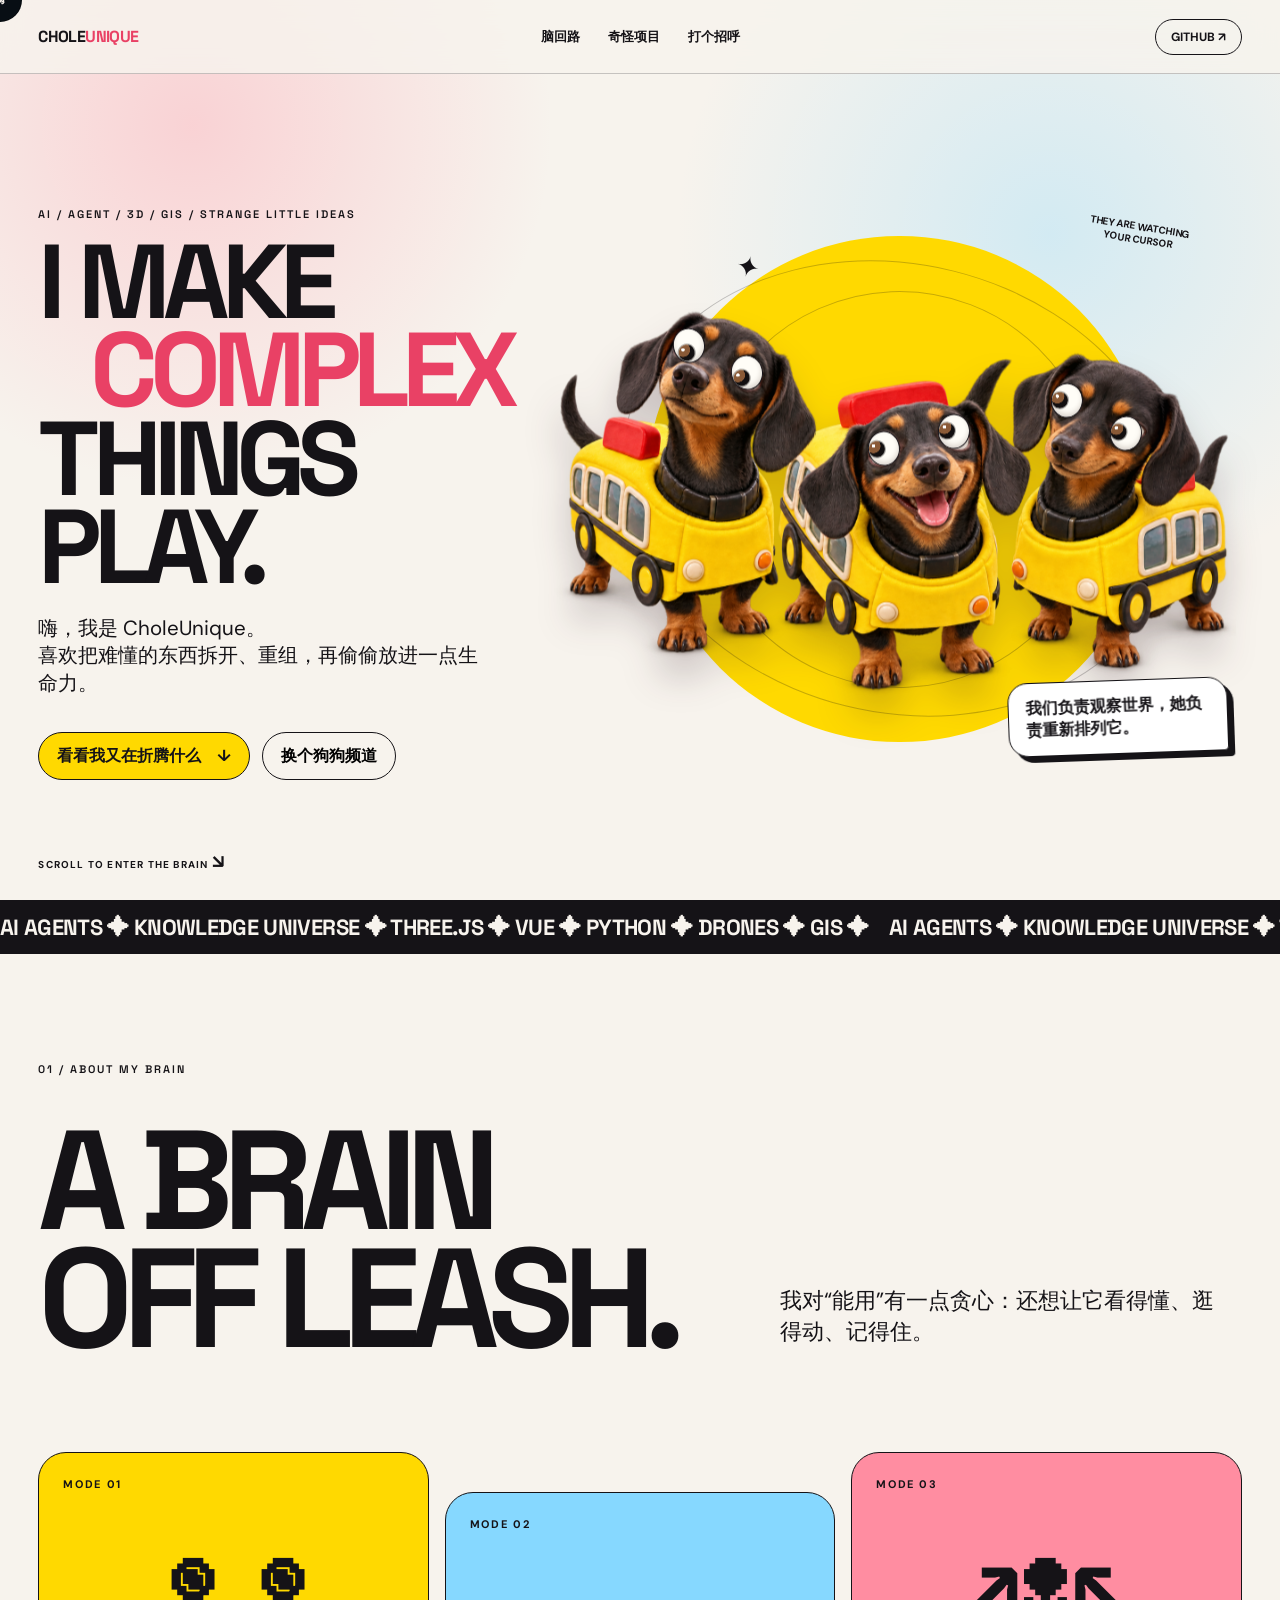
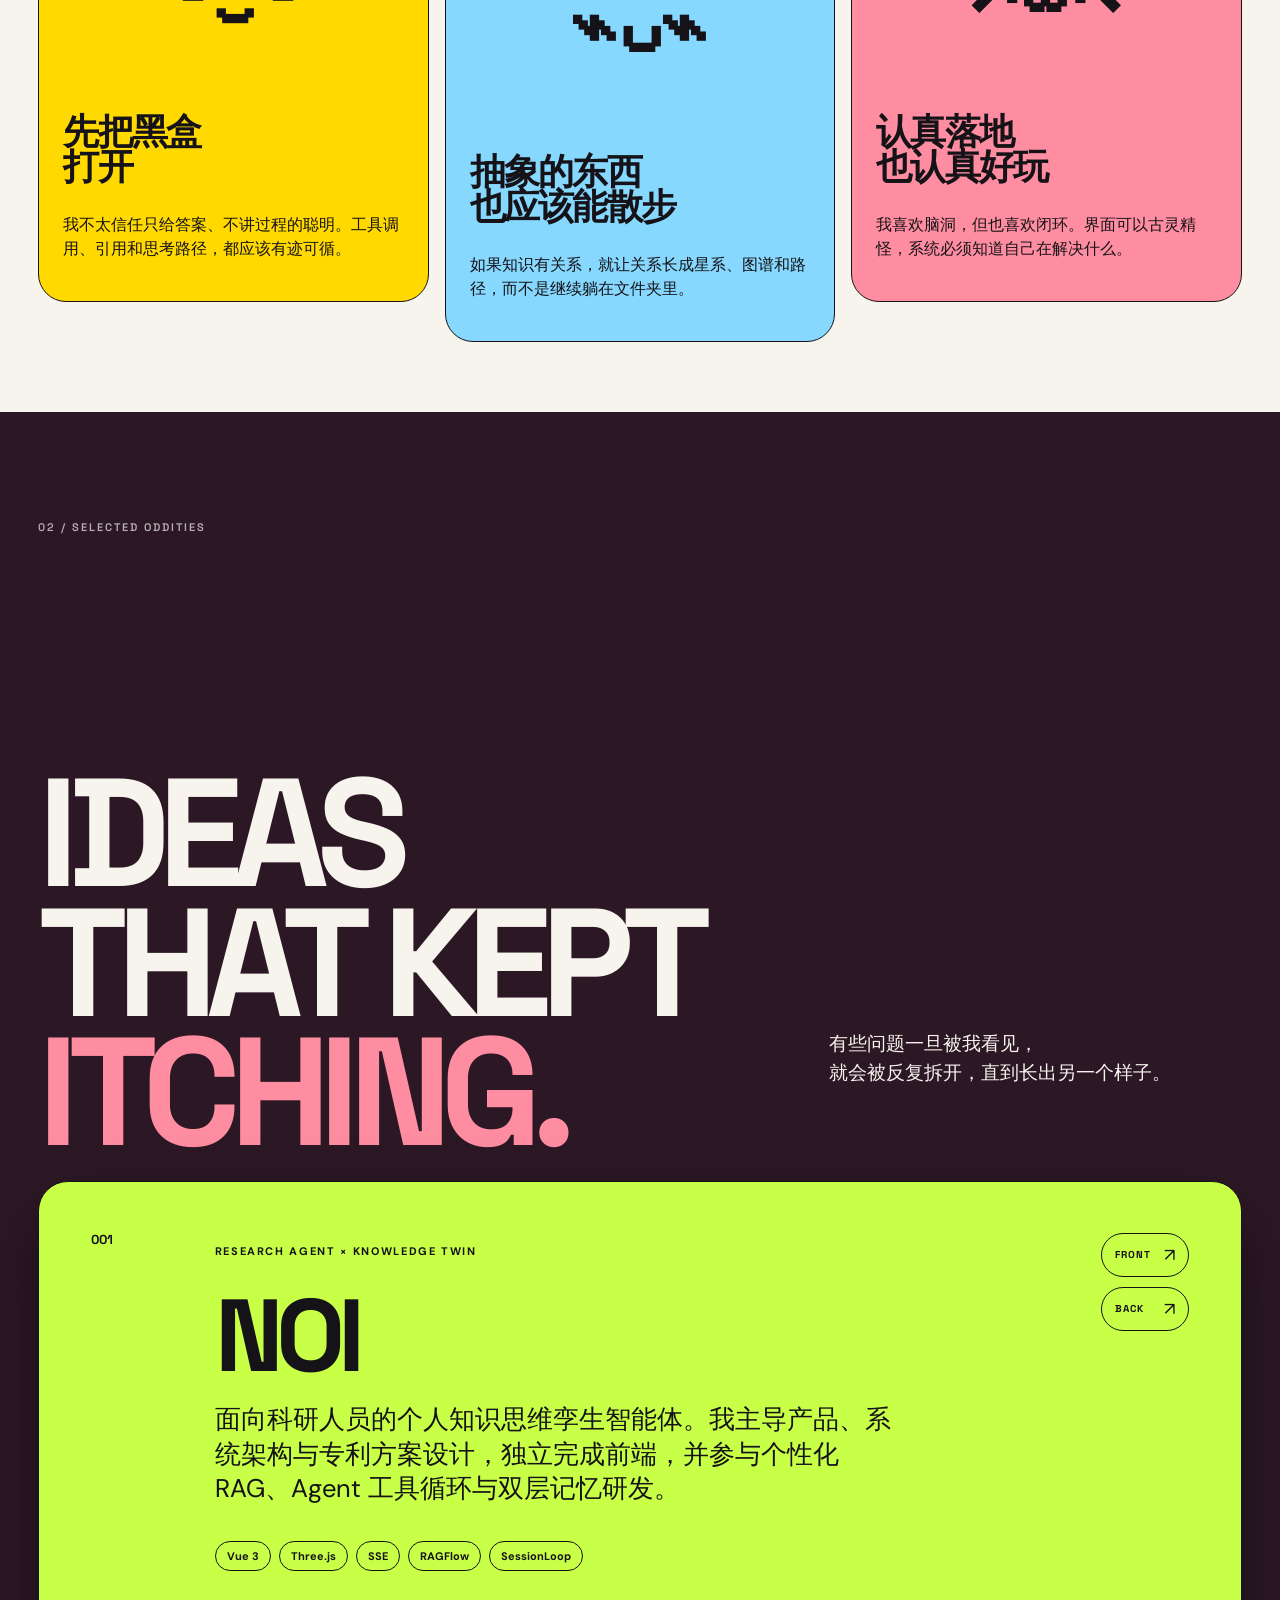
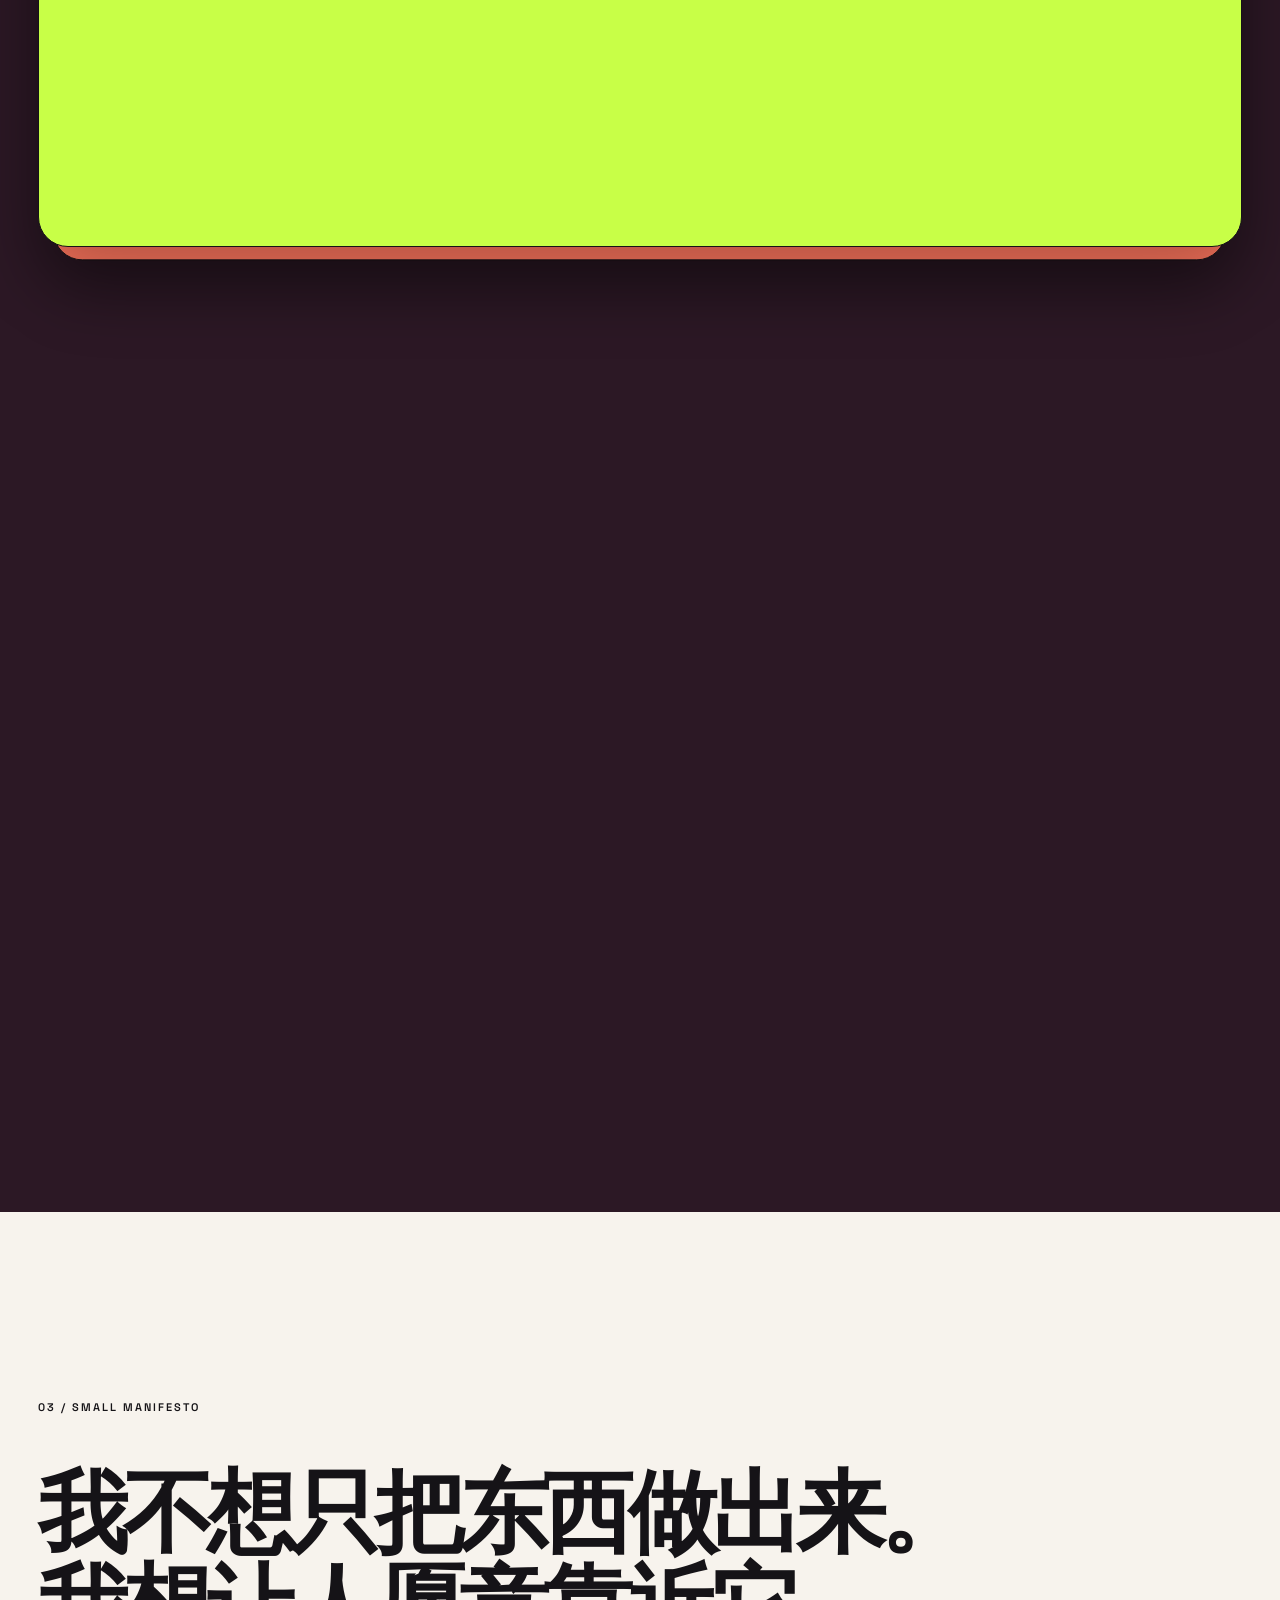
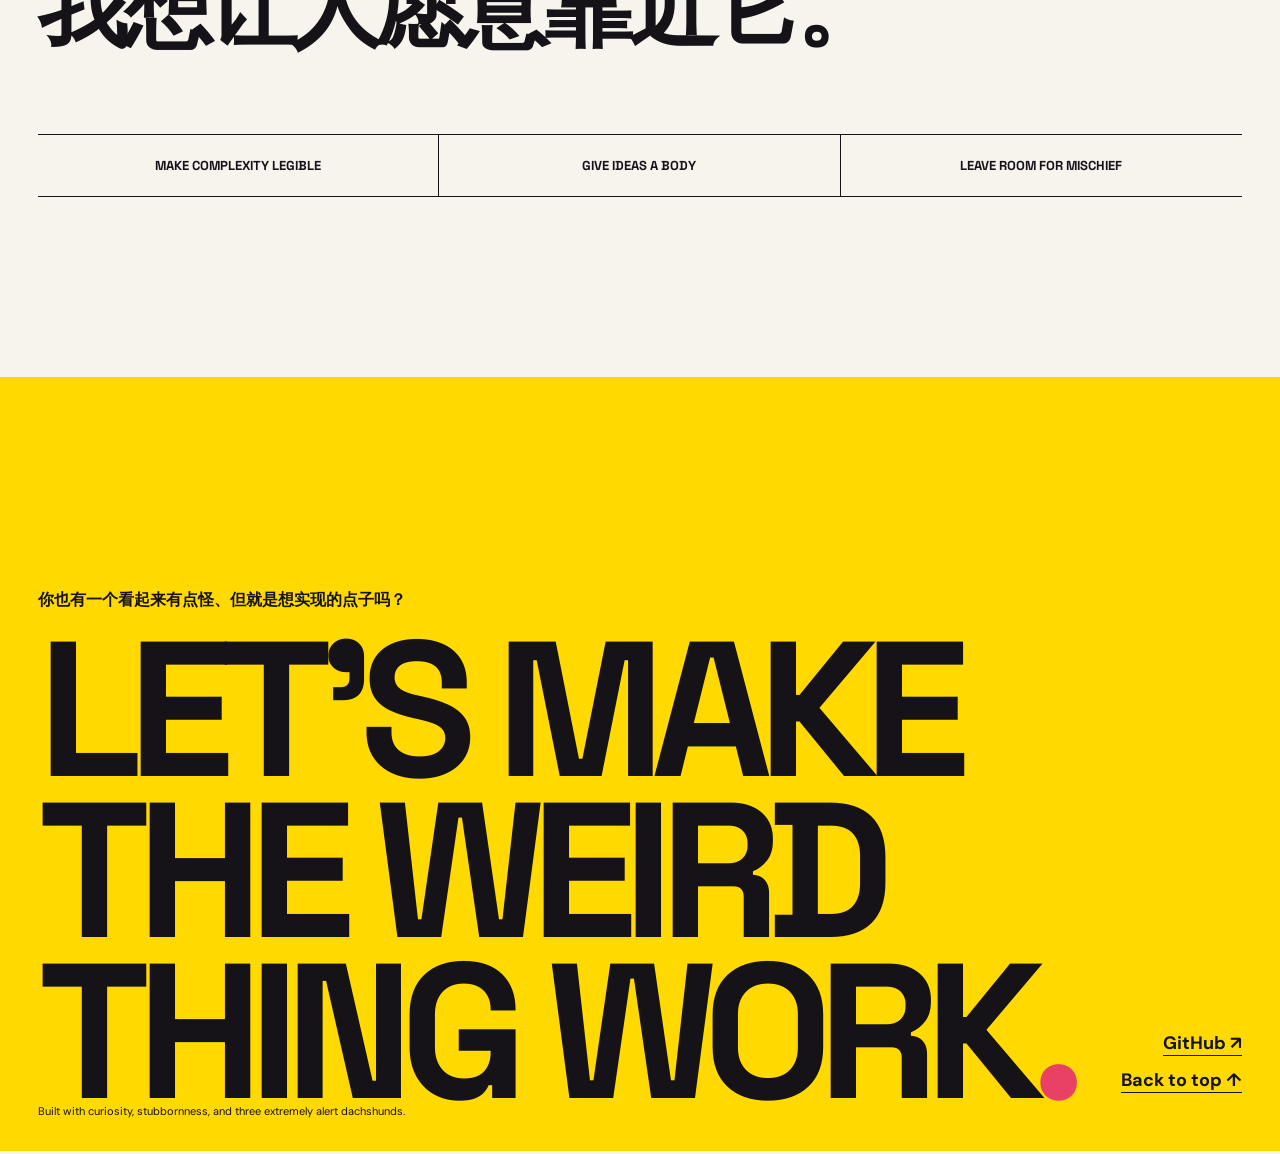
<file: index.html>
<!doctype html>
<html lang="zh-CN">
  <head>
    <meta charset="UTF-8" />
    <meta name="viewport" content="width=device-width, initial-scale=1.0" />
    <meta name="description" content="CholeUnique — 把复杂系统拆开、重组，再偷偷放进一点生命力。" />
    <title>CholeUnique — Curious Builder</title>
    <link rel="icon" type="image/svg+xml" href="data:image/svg+xml,%3Csvg xmlns='http://www.w3.org/2000/svg' viewBox='0 0 64 64'%3E%3Crect width='64' height='64' rx='18' fill='%23ffd900'/%3E%3Ccircle cx='22' cy='30' r='11' fill='white' stroke='%23151317' stroke-width='4'/%3E%3Ccircle cx='42' cy='30' r='11' fill='white' stroke='%23151317' stroke-width='4'/%3E%3Ccircle cx='25' cy='32' r='5' fill='%23151317'/%3E%3Ccircle cx='45' cy='32' r='5' fill='%23151317'/%3E%3Cpath d='M23 49c6 4 12 4 18 0' fill='none' stroke='%23151317' stroke-width='4' stroke-linecap='round'/%3E%3C/svg%3E" />
    <link rel="preconnect" href="https://fonts.googleapis.com" />
    <link rel="preconnect" href="https://fonts.gstatic.com" crossorigin />
    <link href="https://fonts.googleapis.com/css2?family=DM+Sans:wght@400;500;600;700&family=Space+Grotesk:wght@500;600;700&display=swap" rel="stylesheet" />
    <link rel="stylesheet" href="./styles.css" />
  </head>
  <body>
    <div class="cursor" aria-hidden="true"><span>嗨</span></div>

    <header class="topbar">
      <a class="wordmark" href="#top" aria-label="返回顶部">CHOLE<span>UNIQUE</span></a>
      <nav aria-label="主导航">
        <a href="#brain">脑回路</a>
        <a href="#work">奇怪项目</a>
        <a href="#hello">打个招呼</a>
      </nav>
      <a class="github-pill" href="https://github.com/CholeUnique" target="_blank" rel="noreferrer">GITHUB ↗</a>
    </header>

    <main id="top">
      <section class="hero" aria-labelledby="hero-title">
        <div class="hero-copy">
          <p class="eyebrow">AI / AGENT / 3D / GIS / STRANGE LITTLE IDEAS</p>
          <h1 id="hero-title">I MAKE<br /><span>COMPLEX</span><br />THINGS<br />PLAY.</h1>
          <p class="intro">嗨，我是 CholeUnique。<br />喜欢把难懂的东西拆开、重组，再偷偷放进一点生命力。</p>
          <div class="hero-actions">
            <a class="button button-primary" href="#work">看看我又在折腾什么 <span>↓</span></a>
            <button class="button button-ghost" id="moodButton" type="button">换个狗狗频道</button>
          </div>
        </div>

        <div class="mascot-stage" id="mascotStage">
          <div class="orbit orbit-one"></div>
          <div class="orbit orbit-two"></div>
          <p class="watch-label">THEY ARE WATCHING YOUR CURSOR</p>
          <div class="mascot-wrap">
            <img src="./assets/dachshund-trio.png" alt="三只穿着黄色校车服的腊肠狗数字吉祥物" />
            <div class="pupil pupil-l1" data-eye></div>
            <div class="pupil pupil-l2" data-eye></div>
            <div class="pupil pupil-m1" data-eye></div>
            <div class="pupil pupil-m2" data-eye></div>
            <div class="pupil pupil-r1" data-eye></div>
            <div class="pupil pupil-r2" data-eye></div>
          </div>
          <div class="speech" id="speech">我们负责观察世界，她负责重新排列它。</div>
        </div>

        <div class="scroll-note">SCROLL TO ENTER THE BRAIN <span>↘</span></div>
      </section>

      <section class="ticker" aria-label="能力关键词">
        <div class="ticker-track">
          <span>AI AGENTS ✦ KNOWLEDGE UNIVERSE ✦ THREE.JS ✦ VUE ✦ PYTHON ✦ DRONES ✦ GIS ✦</span>
          <span aria-hidden="true">AI AGENTS ✦ KNOWLEDGE UNIVERSE ✦ THREE.JS ✦ VUE ✦ PYTHON ✦ DRONES ✦ GIS ✦</span>
        </div>
      </section>

      <section class="brain section" id="brain">
        <div class="section-kicker">01 / ABOUT MY BRAIN</div>
        <div class="brain-heading">
          <h2>A BRAIN<br />OFF LEASH.</h2>
          <p>我对“能用”有一点贪心：还想让它看得懂、逛得动、记得住。</p>
        </div>
        <div class="mode-grid">
          <article class="mode-card yellow-card">
            <span>MODE 01</span>
            <div class="mode-face" aria-hidden="true">◉‿◉</div>
            <h3>先把黑盒<br />打开</h3>
            <p>我不太信任只给答案、不讲过程的聪明。工具调用、引用和思考路径，都应该有迹可循。</p>
          </article>
          <article class="mode-card blue-card">
            <span>MODE 02</span>
            <div class="mode-face" aria-hidden="true">⌁ᴗ⌁</div>
            <h3>抽象的东西<br />也应该能散步</h3>
            <p>如果知识有关系，就让关系长成星系、图谱和路径，而不是继续躺在文件夹里。</p>
          </article>
          <article class="mode-card pink-card">
            <span>MODE 03</span>
            <div class="mode-face" aria-hidden="true">↗ᴥ↖</div>
            <h3>认真落地<br />也认真好玩</h3>
            <p>我喜欢脑洞，但也喜欢闭环。界面可以古灵精怪，系统必须知道自己在解决什么。</p>
          </article>
        </div>
      </section>

      <section class="work section" id="work">
        <div class="section-kicker light">02 / SELECTED ODDITIES</div>
        <div class="work-intro">
          <h2>IDEAS<br />THAT KEPT<br /><em>ITCHING.</em></h2>
          <p>有些问题一旦被我看见，<br />就会被反复拆开，直到长出另一个样子。</p>
        </div>

        <div class="project-stack">
          <article class="project-card card-lime">
            <div class="project-number">001</div>
            <div class="project-copy">
              <p>RESEARCH AGENT × KNOWLEDGE TWIN</p>
              <h3>NOI</h3>
              <p class="project-desc">面向科研人员的个人知识思维孪生智能体。我主导产品、系统架构与专利方案设计，独立完成前端，并参与个性化 RAG、Agent 工具循环与双层记忆研发。</p>
              <div class="tags"><span>Vue 3</span><span>Three.js</span><span>SSE</span><span>RAGFlow</span><span>SessionLoop</span></div>
            </div>
            <div class="project-links">
              <a href="https://github.com/CholeUnique/NOI_frontEnd" target="_blank" rel="noreferrer" aria-label="查看 NOI 前端仓库"><span>FRONT</span> ↗</a>
              <a href="https://github.com/CholeUnique/NOI_backEnd" target="_blank" rel="noreferrer" aria-label="查看 NOI 后端仓库"><span>BACK</span> ↗</a>
            </div>
          </article>

          <article class="project-card card-coral">
            <div class="project-number">002</div>
            <div class="project-copy">
              <p>DRONE × GIS × GOVERNANCE</p>
              <h3>低空智治</h3>
              <p class="project-desc">作为项目负责人，独立负责前端架构与核心功能研发，将航线规划、无人机巡查、AI 图斑识别、任务派发、整改复核与归档串成完整治理闭环。</p>
              <div class="tags"><span>Vue 3</span><span>TypeScript</span><span>Leaflet</span><span>GeoJSON</span><span>OpenAPI</span></div>
            </div>
            <div class="project-links single-link">
              <a href="https://github.com/CholeUnique/Low-Altitude-Intelligent-Management" target="_blank" rel="noreferrer" aria-label="查看低空智治项目仓库"><span>VIEW</span> ↗</a>
            </div>
          </article>
        </div>
      </section>

      <section class="manifesto section">
        <p class="section-kicker">03 / SMALL MANIFESTO</p>
        <h2>我不想只把东西做出来。<br />我想让人愿意靠近它。</h2>
        <div class="manifesto-row">
          <span>MAKE COMPLEXITY LEGIBLE</span>
          <span>GIVE IDEAS A BODY</span>
          <span>LEAVE ROOM FOR MISCHIEF</span>
        </div>
      </section>
    </main>

    <footer id="hello">
      <div>
        <p>你也有一个看起来有点怪、但就是想实现的点子吗？</p>
        <h2>LET’S MAKE<br />THE WEIRD<br />THING WORK<span>.</span></h2>
      </div>
      <div class="footer-links">
        <a href="https://github.com/CholeUnique" target="_blank" rel="noreferrer">GitHub ↗</a>
        <a href="#top">Back to top ↑</a>
      </div>
      <p class="fineprint">Built with curiosity, stubbornness, and three extremely alert dachshunds.</p>
    </footer>

    <script src="./script.js"></script>
  </body>
</html>
</file>
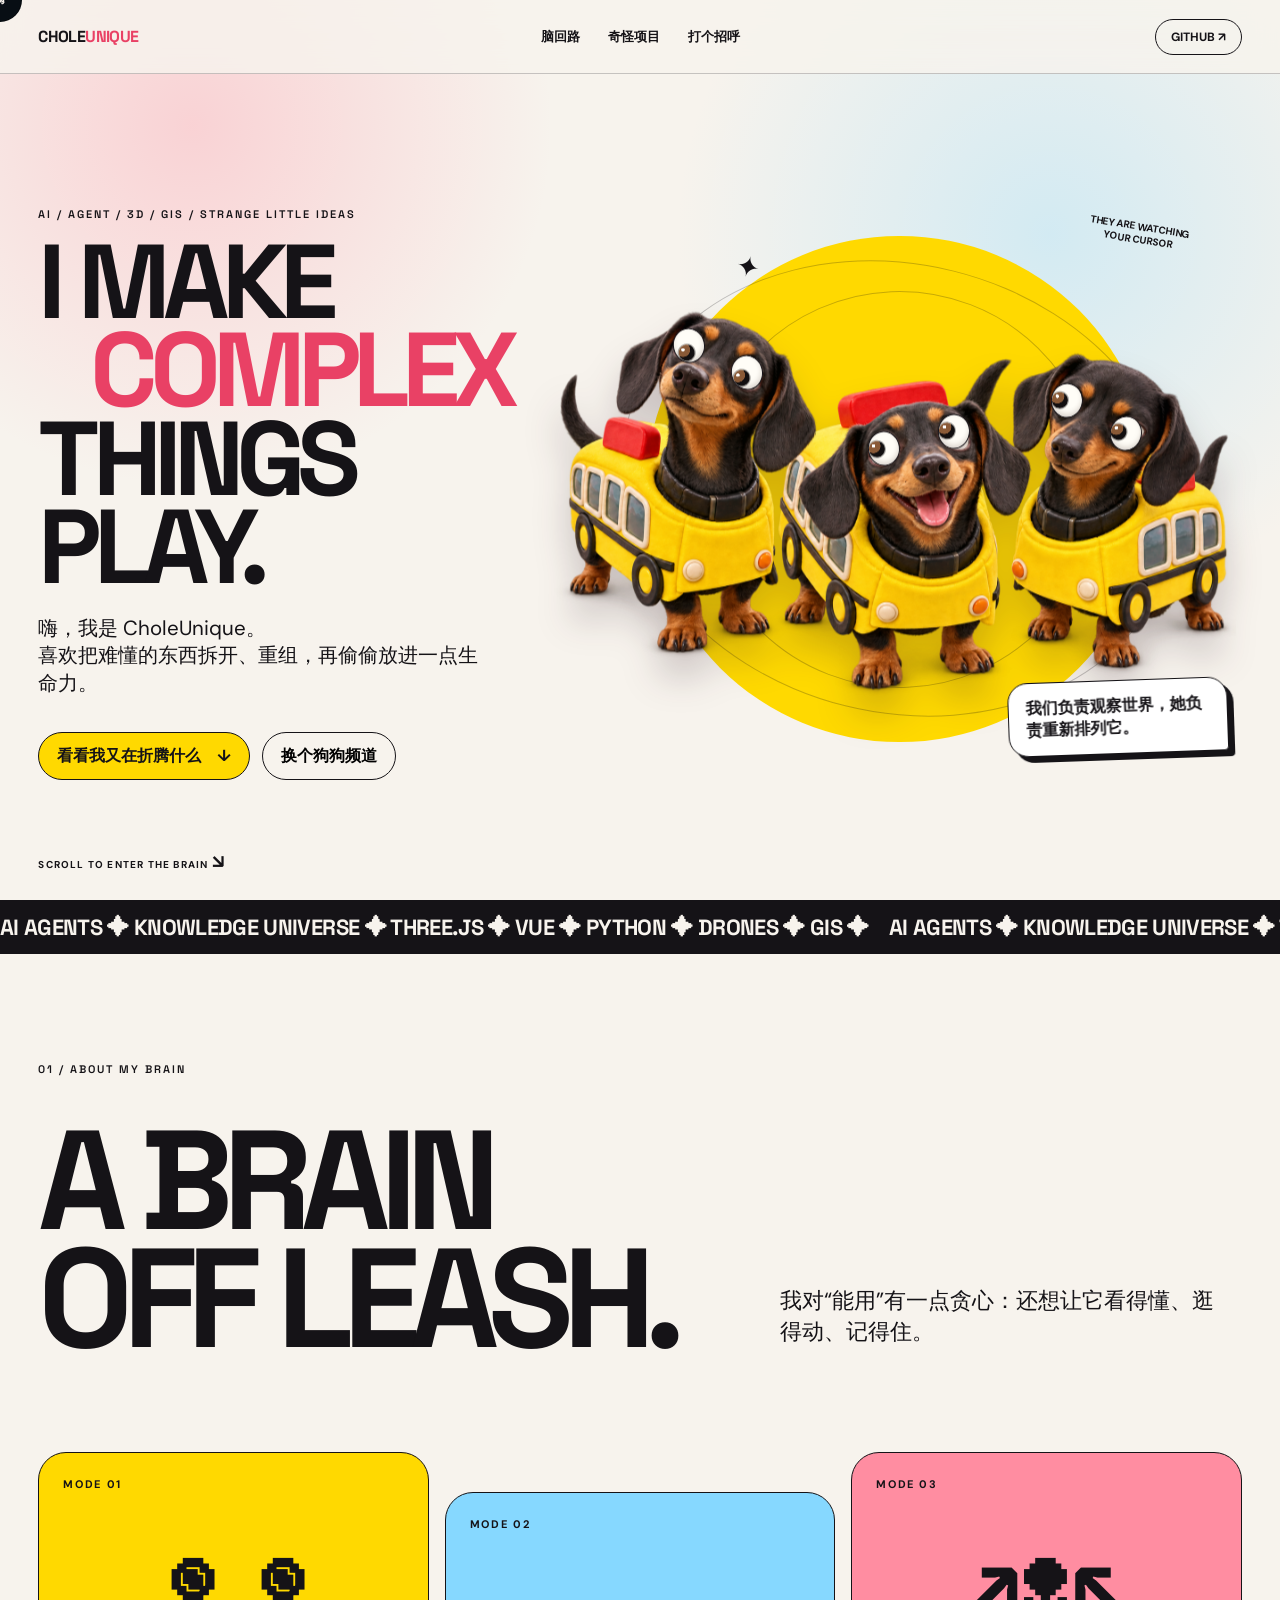
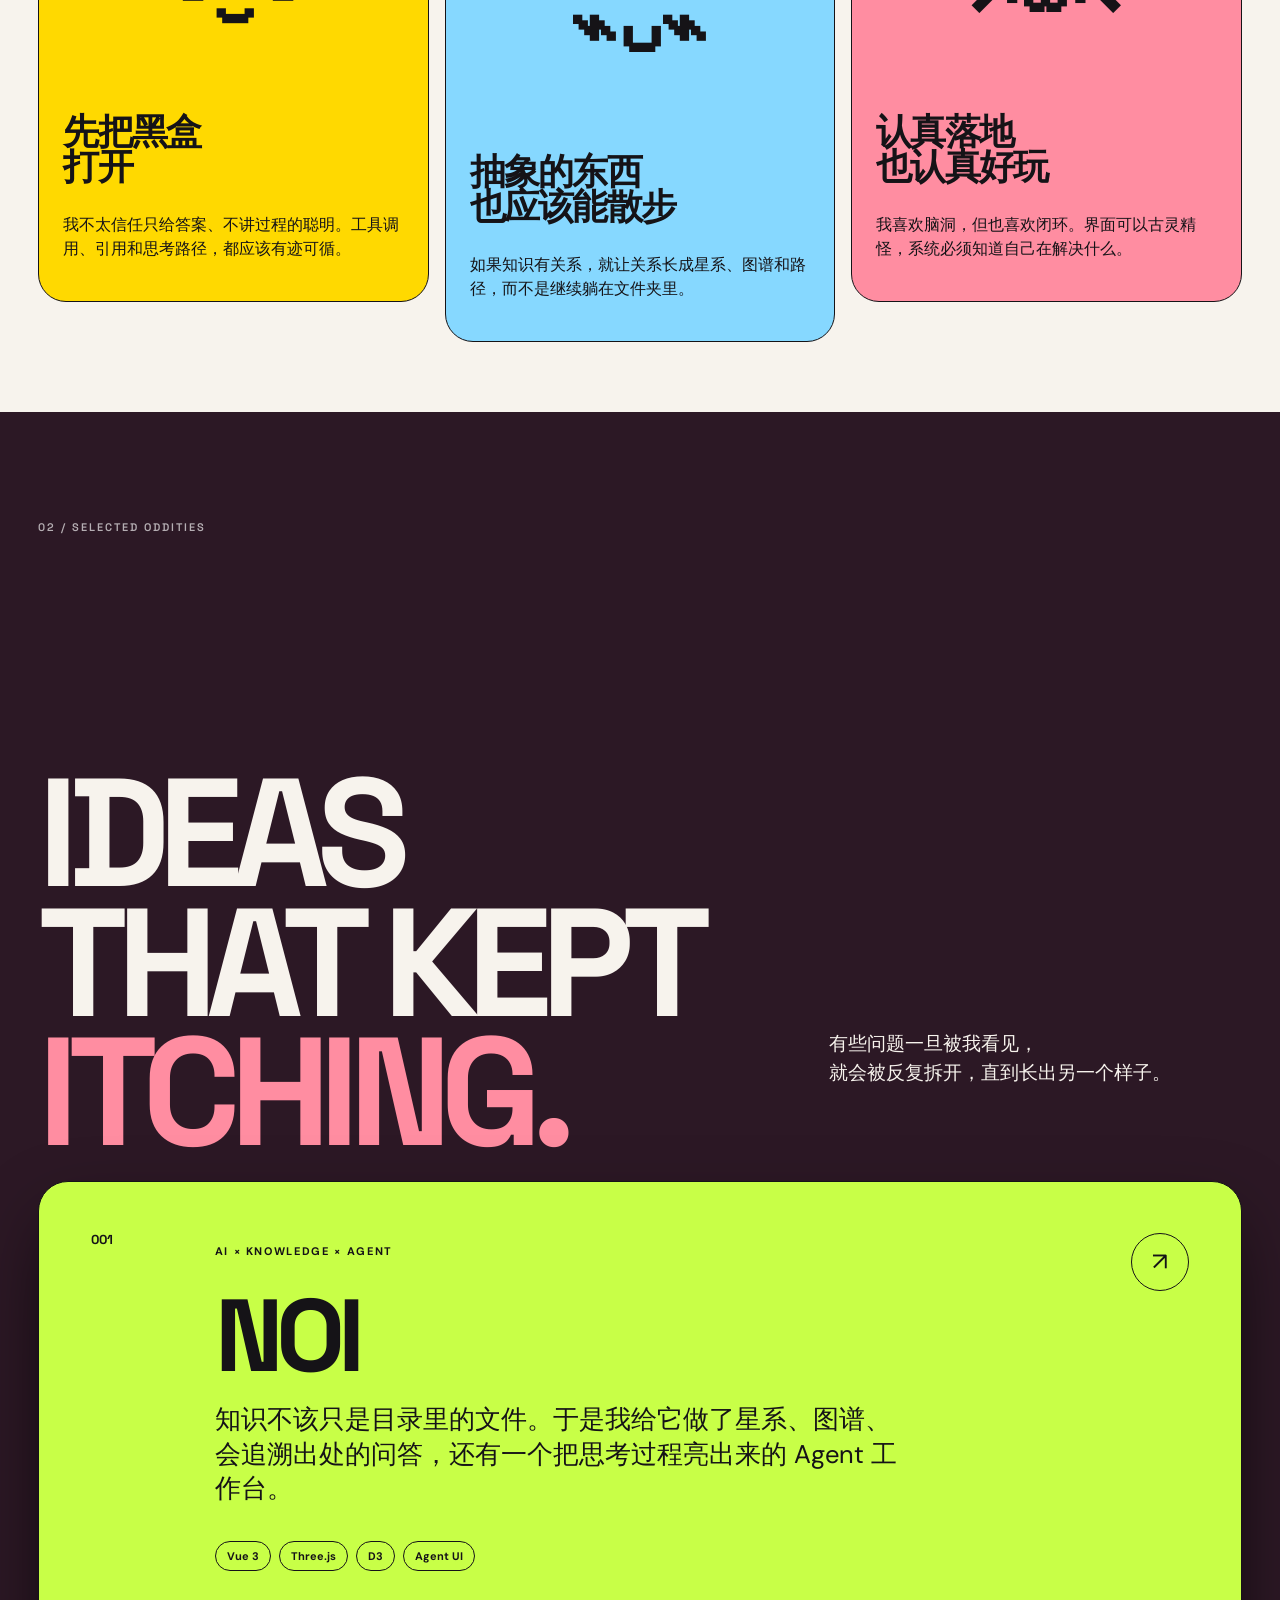
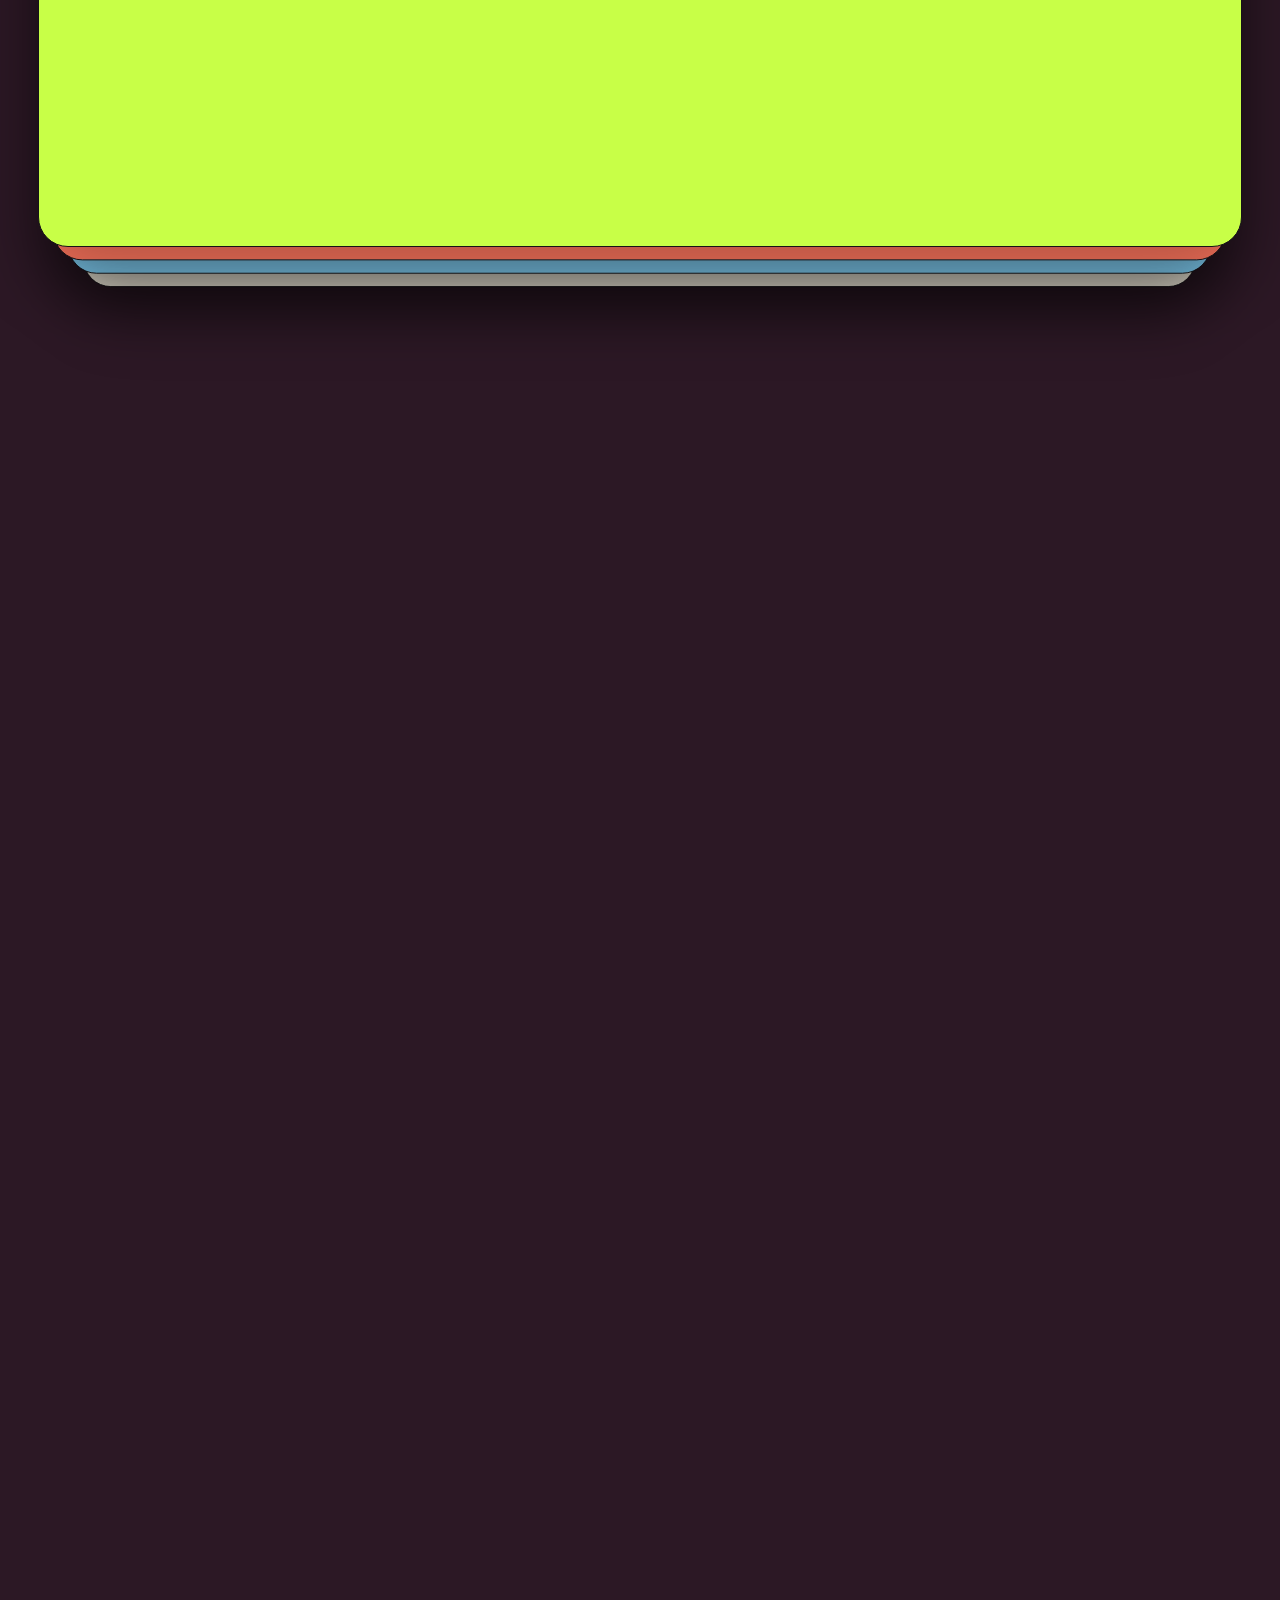
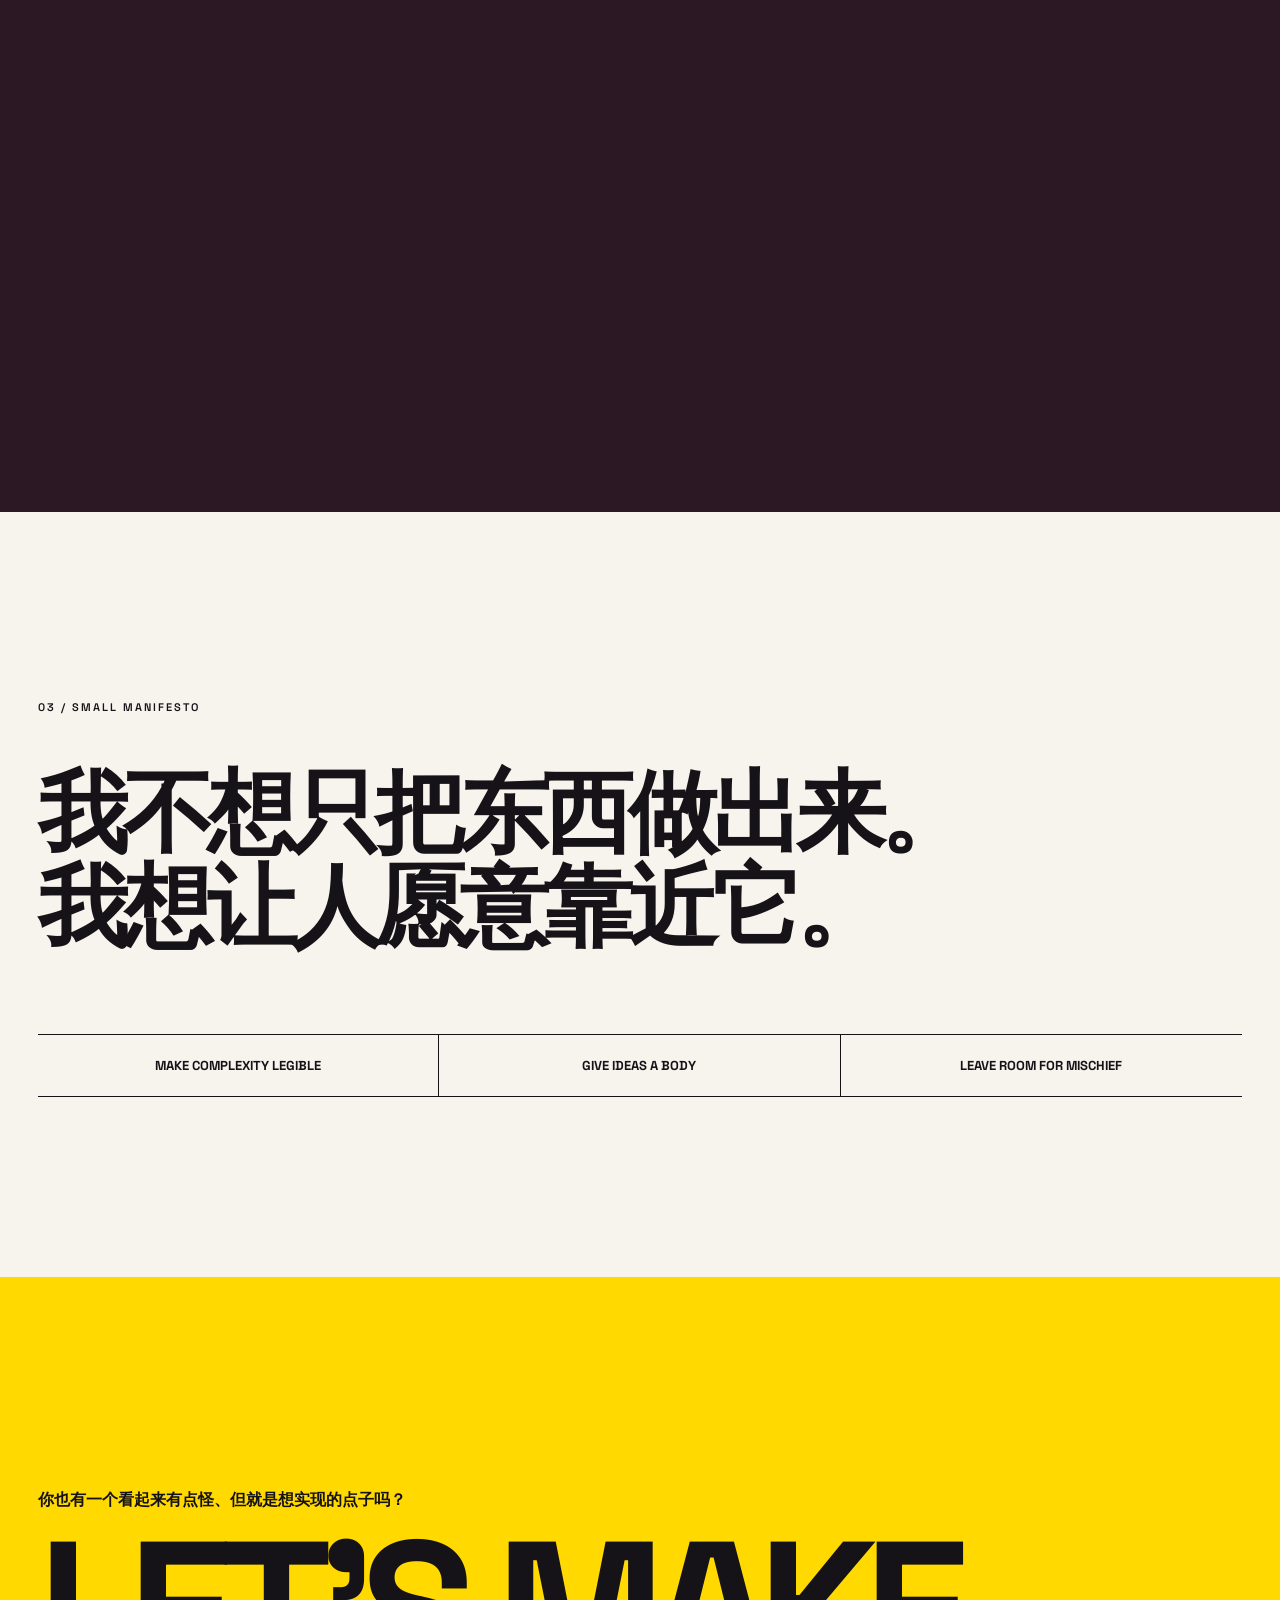
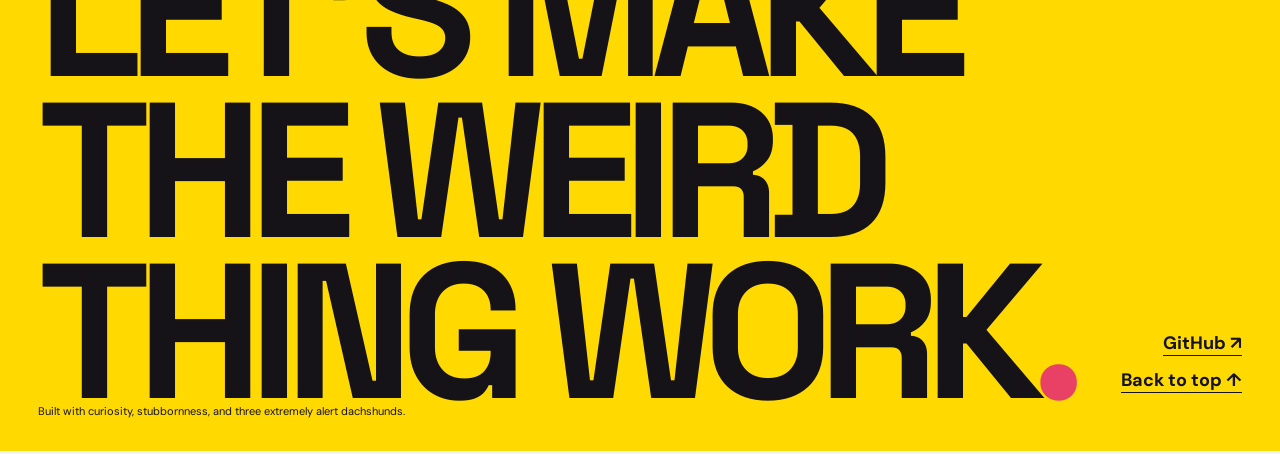
<file: choleunique-github-pages/index.html>
<!doctype html>
<html lang="zh-CN">
  <head>
    <meta charset="UTF-8" />
    <meta name="viewport" content="width=device-width, initial-scale=1.0" />
    <meta name="description" content="CholeUnique — 把复杂系统拆开、重组，再偷偷放进一点生命力。" />
    <title>CholeUnique — Curious Builder</title>
    <link rel="icon" type="image/svg+xml" href="data:image/svg+xml,%3Csvg xmlns='http://www.w3.org/2000/svg' viewBox='0 0 64 64'%3E%3Crect width='64' height='64' rx='18' fill='%23ffd900'/%3E%3Ccircle cx='22' cy='30' r='11' fill='white' stroke='%23151317' stroke-width='4'/%3E%3Ccircle cx='42' cy='30' r='11' fill='white' stroke='%23151317' stroke-width='4'/%3E%3Ccircle cx='25' cy='32' r='5' fill='%23151317'/%3E%3Ccircle cx='45' cy='32' r='5' fill='%23151317'/%3E%3Cpath d='M23 49c6 4 12 4 18 0' fill='none' stroke='%23151317' stroke-width='4' stroke-linecap='round'/%3E%3C/svg%3E" />
    <link rel="preconnect" href="https://fonts.googleapis.com" />
    <link rel="preconnect" href="https://fonts.gstatic.com" crossorigin />
    <link href="https://fonts.googleapis.com/css2?family=DM+Sans:wght@400;500;600;700&family=Space+Grotesk:wght@500;600;700&display=swap" rel="stylesheet" />
    <link rel="stylesheet" href="./styles.css" />
  </head>
  <body>
    <div class="cursor" aria-hidden="true"><span>嗨</span></div>

    <header class="topbar">
      <a class="wordmark" href="#top" aria-label="返回顶部">CHOLE<span>UNIQUE</span></a>
      <nav aria-label="主导航">
        <a href="#brain">脑回路</a>
        <a href="#work">奇怪项目</a>
        <a href="#hello">打个招呼</a>
      </nav>
      <a class="github-pill" href="https://github.com/CholeUnique" target="_blank" rel="noreferrer">GITHUB ↗</a>
    </header>

    <main id="top">
      <section class="hero" aria-labelledby="hero-title">
        <div class="hero-copy">
          <p class="eyebrow">AI / AGENT / 3D / GIS / STRANGE LITTLE IDEAS</p>
          <h1 id="hero-title">I MAKE<br /><span>COMPLEX</span><br />THINGS<br />PLAY.</h1>
          <p class="intro">嗨，我是 CholeUnique。<br />喜欢把难懂的东西拆开、重组，再偷偷放进一点生命力。</p>
          <div class="hero-actions">
            <a class="button button-primary" href="#work">看看我又在折腾什么 <span>↓</span></a>
            <button class="button button-ghost" id="moodButton" type="button">换个狗狗频道</button>
          </div>
        </div>

        <div class="mascot-stage" id="mascotStage">
          <div class="orbit orbit-one"></div>
          <div class="orbit orbit-two"></div>
          <p class="watch-label">THEY ARE WATCHING YOUR CURSOR</p>
          <div class="mascot-wrap">
            <img src="./assets/dachshund-trio.png" alt="三只穿着黄色校车服的腊肠狗数字吉祥物" />
            <div class="pupil pupil-l1" data-eye></div>
            <div class="pupil pupil-l2" data-eye></div>
            <div class="pupil pupil-m1" data-eye></div>
            <div class="pupil pupil-m2" data-eye></div>
            <div class="pupil pupil-r1" data-eye></div>
            <div class="pupil pupil-r2" data-eye></div>
          </div>
          <div class="speech" id="speech">我们负责观察世界，她负责重新排列它。</div>
        </div>

        <div class="scroll-note">SCROLL TO ENTER THE BRAIN <span>↘</span></div>
      </section>

      <section class="ticker" aria-label="能力关键词">
        <div class="ticker-track">
          <span>AI AGENTS ✦ KNOWLEDGE UNIVERSE ✦ THREE.JS ✦ VUE ✦ PYTHON ✦ DRONES ✦ GIS ✦</span>
          <span aria-hidden="true">AI AGENTS ✦ KNOWLEDGE UNIVERSE ✦ THREE.JS ✦ VUE ✦ PYTHON ✦ DRONES ✦ GIS ✦</span>
        </div>
      </section>

      <section class="brain section" id="brain">
        <div class="section-kicker">01 / ABOUT MY BRAIN</div>
        <div class="brain-heading">
          <h2>A BRAIN<br />OFF LEASH.</h2>
          <p>我对“能用”有一点贪心：还想让它看得懂、逛得动、记得住。</p>
        </div>
        <div class="mode-grid">
          <article class="mode-card yellow-card">
            <span>MODE 01</span>
            <div class="mode-face" aria-hidden="true">◉‿◉</div>
            <h3>先把黑盒<br />打开</h3>
            <p>我不太信任只给答案、不讲过程的聪明。工具调用、引用和思考路径，都应该有迹可循。</p>
          </article>
          <article class="mode-card blue-card">
            <span>MODE 02</span>
            <div class="mode-face" aria-hidden="true">⌁ᴗ⌁</div>
            <h3>抽象的东西<br />也应该能散步</h3>
            <p>如果知识有关系，就让关系长成星系、图谱和路径，而不是继续躺在文件夹里。</p>
          </article>
          <article class="mode-card pink-card">
            <span>MODE 03</span>
            <div class="mode-face" aria-hidden="true">↗ᴥ↖</div>
            <h3>认真落地<br />也认真好玩</h3>
            <p>我喜欢脑洞，但也喜欢闭环。界面可以古灵精怪，系统必须知道自己在解决什么。</p>
          </article>
        </div>
      </section>

      <section class="work section" id="work">
        <div class="section-kicker light">02 / SELECTED ODDITIES</div>
        <div class="work-intro">
          <h2>IDEAS<br />THAT KEPT<br /><em>ITCHING.</em></h2>
          <p>有些问题一旦被我看见，<br />就会被反复拆开，直到长出另一个样子。</p>
        </div>

        <div class="project-stack">
          <article class="project-card card-lime">
            <div class="project-number">001</div>
            <div class="project-copy">
              <p>AI × KNOWLEDGE × AGENT</p>
              <h3>NOI</h3>
              <p class="project-desc">知识不该只是目录里的文件。于是我给它做了星系、图谱、会追溯出处的问答，还有一个把思考过程亮出来的 Agent 工作台。</p>
              <div class="tags"><span>Vue 3</span><span>Three.js</span><span>D3</span><span>Agent UI</span></div>
            </div>
            <a href="https://github.com/CholeUnique/NOI_frontEnd" target="_blank" rel="noreferrer" aria-label="查看 NOI 项目">↗</a>
          </article>

          <article class="project-card card-coral">
            <div class="project-number">002</div>
            <div class="project-copy">
              <p>DRONE × GIS × GOVERNANCE</p>
              <h3>LOW ALTITUDE</h3>
              <p class="project-desc">把天空里的飞行、地图上的位置和现实中的治理串成一条能跑通的链路：巡查、发现、派发、复核、归档。</p>
              <div class="tags"><span>Vue 3</span><span>TypeScript</span><span>Leaflet</span><span>ECharts</span></div>
            </div>
            <a href="https://github.com/CholeUnique/Low-Altitude-Intelligent-Management" target="_blank" rel="noreferrer" aria-label="查看低空智慧管理项目">↗</a>
          </article>

          <article class="project-card card-sky">
            <div class="project-number">003</div>
            <div class="project-copy">
              <p>GAME × BACKEND × A LITTLE CHAOS</p>
              <h3>STRONGEST BRAIN</h3>
              <p class="project-desc">偶尔不解决世界问题，只解决“怎么让这一局更有意思”。一套装着规则、速度和胜负心的游戏后端。</p>
              <div class="tags"><span>JavaScript</span><span>Game Logic</span><span>Backend</span></div>
            </div>
            <a href="https://github.com/CholeUnique/TheStrongestBrain_Game_Backend" target="_blank" rel="noreferrer" aria-label="查看最强大脑游戏项目">↗</a>
          </article>

          <article class="project-card card-cream">
            <div class="project-number">004</div>
            <div class="project-copy">
              <p>AN IDEA STILL GROWING</p>
              <h3>MINDCLONE</h3>
              <p class="project-desc">一个还没急着解释自己的名字。先保留未知，让它慢慢长成值得公开的样子。</p>
              <div class="tags"><span>Experiment</span><span>Coming Soon</span></div>
            </div>
            <a href="https://github.com/CholeUnique/MindClone" target="_blank" rel="noreferrer" aria-label="查看 MindClone 项目">↗</a>
          </article>
        </div>
      </section>

      <section class="manifesto section">
        <p class="section-kicker">03 / SMALL MANIFESTO</p>
        <h2>我不想只把东西做出来。<br />我想让人愿意靠近它。</h2>
        <div class="manifesto-row">
          <span>MAKE COMPLEXITY LEGIBLE</span>
          <span>GIVE IDEAS A BODY</span>
          <span>LEAVE ROOM FOR MISCHIEF</span>
        </div>
      </section>
    </main>

    <footer id="hello">
      <div>
        <p>你也有一个看起来有点怪、但就是想实现的点子吗？</p>
        <h2>LET’S MAKE<br />THE WEIRD<br />THING WORK<span>.</span></h2>
      </div>
      <div class="footer-links">
        <a href="https://github.com/CholeUnique" target="_blank" rel="noreferrer">GitHub ↗</a>
        <a href="#top">Back to top ↑</a>
      </div>
      <p class="fineprint">Built with curiosity, stubbornness, and three extremely alert dachshunds.</p>
    </footer>

    <script src="./script.js"></script>
  </body>
</html>
</file>
<file: styles.css>
:root {
  --ink: #151317;
  --paper: #f7f3ed;
  --yellow: #ffd900;
  --lime: #c8ff47;
  --pink: #ff8da1;
  --blue: #86d8ff;
  --plum: #2c1825;
  --line: rgba(21, 19, 23, 0.22);
}

* { box-sizing: border-box; }
html { scroll-behavior: smooth; }
body {
  margin: 0;
  color: var(--ink);
  background: var(--paper);
  font-family: "DM Sans", system-ui, sans-serif;
  overflow-x: hidden;
}
a { color: inherit; text-decoration: none; }
button { font: inherit; }

.cursor {
  position: fixed;
  z-index: 100;
  width: 44px;
  height: 44px;
  border: 1px solid rgba(21,19,23,.45);
  border-radius: 50%;
  display: grid;
  place-items: center;
  pointer-events: none;
  transform: translate(-50%, -50%);
  backdrop-filter: invert(1);
  mix-blend-mode: difference;
  color: white;
  transition: width .2s, height .2s;
}
.cursor span { font-size: 10px; font-weight: 700; }
.cursor.is-hovering { width: 70px; height: 70px; }

.topbar {
  position: fixed;
  inset: 0 0 auto;
  z-index: 50;
  height: 74px;
  padding: 0 3vw;
  display: grid;
  grid-template-columns: 1fr auto 1fr;
  align-items: center;
  gap: 24px;
  border-bottom: 1px solid var(--line);
  background: rgba(247, 243, 237, .82);
  backdrop-filter: blur(14px);
}
.wordmark { font-family: "Space Grotesk", sans-serif; font-weight: 700; letter-spacing: -.04em; }
.wordmark span { color: #e94165; }
.topbar nav { display: flex; gap: 28px; font-size: 13px; font-weight: 600; }
.topbar nav a { position: relative; }
.topbar nav a::after { content: ""; position: absolute; inset: auto 0 -7px; height: 2px; background: currentColor; transform: scaleX(0); transition: transform .2s; }
.topbar nav a:hover::after { transform: scaleX(1); }
.github-pill { justify-self: end; border: 1px solid var(--ink); border-radius: 999px; padding: 9px 15px; font-size: 12px; font-weight: 700; transition: .2s; }
.github-pill:hover { background: var(--ink); color: white; transform: rotate(-2deg); }

.hero {
  min-height: 100svh;
  padding: 120px 3vw 42px;
  display: grid;
  grid-template-columns: minmax(360px, .85fr) minmax(520px, 1.15fr);
  align-items: center;
  gap: 1vw;
  position: relative;
  background:
    radial-gradient(circle at 15% 14%, rgba(255,141,161,.32), transparent 27%),
    radial-gradient(circle at 82% 26%, rgba(134,216,255,.32), transparent 30%),
    var(--paper);
}
.eyebrow, .section-kicker { font: 600 11px/1 "Space Grotesk", sans-serif; letter-spacing: .18em; }
.hero h1, .brain h2, .work h2, footer h2 {
  margin: 18px 0 24px;
  font-family: "Space Grotesk", sans-serif;
  font-weight: 700;
  letter-spacing: -.075em;
  line-height: .84;
}
.hero h1 { font-size: clamp(72px, 8.2vw, 148px); }
.hero h1 span { color: #e94165; display: inline-block; transform: translateX(4vw); }
.intro { max-width: 440px; font-size: clamp(18px, 1.6vw, 25px); line-height: 1.35; }
.hero-actions { display: flex; gap: 12px; flex-wrap: wrap; margin-top: 34px; }
.button { min-height: 48px; padding: 0 18px; border: 1px solid var(--ink); border-radius: 999px; display: inline-flex; align-items: center; gap: 16px; font-weight: 700; cursor: pointer; transition: transform .2s, box-shadow .2s; }
.button:hover { transform: translateY(-4px) rotate(-1deg); box-shadow: 0 8px 0 var(--ink); }
.button-primary { background: var(--yellow); }
.button-ghost { background: transparent; }

.mascot-stage { min-height: 680px; position: relative; display: grid; place-items: center; }
.mascot-stage::before { content: ""; position: absolute; width: 74%; aspect-ratio: 1; border-radius: 50%; background: var(--yellow); filter: blur(.2px); }
.orbit { position: absolute; border: 1px solid rgba(21,19,23,.24); border-radius: 50%; animation: spin 18s linear infinite; }
.orbit::after { content: "✦"; position: absolute; top: 6%; left: 12%; font-size: 28px; }
.orbit-one { width: 82%; aspect-ratio: 1.25; transform: rotate(14deg); }
.orbit-two { width: 58%; aspect-ratio: 1; transform: rotate(-24deg); animation-direction: reverse; }
.watch-label { position: absolute; top: 9%; right: 7%; width: 110px; font-size: 10px; font-weight: 700; text-align: center; transform: rotate(9deg); }
.mascot-wrap { position: relative; width: min(100%, 920px); z-index: 2; filter: drop-shadow(0 24px 18px rgba(45,24,38,.22)); transform: translate3d(var(--tilt-x, 0), var(--tilt-y, 0), 0); transition: transform .18s ease-out; }
.mascot-wrap img { display: block; width: 100%; height: auto; }
.pupil { position: absolute; width: 4.7%; aspect-ratio: .92; overflow: hidden; border: 1.5px solid #171318; border-radius: 50%; background: #fffdf7; box-shadow: inset 0 -3px 5px rgba(48,24,17,.16), 0 1px 2px rgba(0,0,0,.22); transform: translate(-50%, -50%) rotate(var(--eye-rotate, 0deg)); }
.pupil::after { content: ""; position: absolute; left: 50%; top: 50%; width: 52%; aspect-ratio: 1; border-radius: 50%; background: radial-gradient(circle at 31% 28%, #fff 0 10%, #8a5a37 12% 43%, #120f10 46% 100%); box-shadow: 0 0 0 1px rgba(0,0,0,.35); transform: translate(-50%, -50%) translate(var(--look-x, 0px), var(--look-y, 0px)); transition: transform .08s linear; }
.pupil-l1 { left: 20.1%; top: 18.7%; --eye-rotate: -13deg; }
.pupil-l2 { left: 28.6%; top: 24.6%; --eye-rotate: -13deg; }
.pupil-m1 { left: 48.7%; top: 41.3%; --eye-rotate: -7deg; }
.pupil-m2 { left: 58.9%; top: 37.6%; --eye-rotate: 7deg; }
.pupil-r1 { left: 75.3%; top: 30.8%; --eye-rotate: 7deg; }
.pupil-r2 { left: 84%; top: 38%; --eye-rotate: 12deg; }
.speech { position: absolute; z-index: 4; right: 2%; bottom: 11%; max-width: 220px; background: white; border: 1px solid var(--ink); border-radius: 20px 20px 4px 20px; padding: 14px 17px; font-weight: 600; box-shadow: 6px 6px 0 var(--ink); transform: rotate(-2deg); }
.scroll-note { position: absolute; left: 3vw; bottom: 26px; font-size: 10px; font-weight: 700; letter-spacing: .12em; }
.scroll-note span { font-size: 19px; }

.ticker { overflow: hidden; border-block: 1px solid var(--ink); background: var(--ink); color: var(--paper); padding: 15px 0; }
.ticker-track { display: flex; width: max-content; animation: marquee 22s linear infinite; }
.ticker span { padding-right: 20px; font: 700 22px/1 "Space Grotesk", sans-serif; letter-spacing: -.03em; }

.section { padding: 110px 3vw; }
.brain-heading { display: grid; grid-template-columns: 1.2fr .8fr; align-items: end; gap: 50px; margin: 28px 0 70px; }
.brain h2 { font-size: clamp(78px, 11vw, 180px); }
.brain-heading > p { max-width: 450px; font-size: 22px; line-height: 1.4; padding-bottom: 12px; }
.mode-grid { display: grid; grid-template-columns: repeat(3, 1fr); gap: 16px; }
.mode-card { min-height: 450px; border: 1px solid var(--ink); border-radius: 28px; padding: 24px; display: flex; flex-direction: column; transition: transform .25s, box-shadow .25s; }
.mode-card:hover { transform: translateY(-12px) rotate(1deg); box-shadow: 10px 12px 0 var(--ink); }
.mode-card > span { font-size: 11px; font-weight: 700; letter-spacing: .15em; }
.mode-card h3 { margin: auto 0 12px; font: 700 clamp(28px, 2.8vw, 46px)/.98 "Space Grotesk", sans-serif; letter-spacing: -.05em; }
.mode-card p { max-width: 34ch; line-height: 1.5; }
.mode-face { margin: 46px auto 10px; font: 700 clamp(60px, 7vw, 110px)/1 "Space Grotesk", sans-serif; }
.yellow-card { background: var(--yellow); }
.blue-card { background: var(--blue); transform: translateY(40px); }
.pink-card { background: var(--pink); }

.work { background: var(--plum); color: var(--paper); min-height: 2400px; position: relative; }
.section-kicker.light { color: rgba(255,255,255,.65); }
.work-intro { display: grid; grid-template-columns: 1fr .55fr; align-items: end; gap: 40px; min-height: 72vh; }
.work h2 { font-size: clamp(80px, 12vw, 190px); }
.work h2 em { color: var(--pink); font-style: normal; }
.work-intro p { font-size: 19px; line-height: 1.5; padding-bottom: 18%; }
.project-stack { position: sticky; top: 98px; height: 74vh; max-width: 1240px; margin: 0 auto; }
.project-card { position: absolute; inset: 0; border-radius: 30px; border: 1px solid var(--ink); color: var(--ink); padding: clamp(24px, 4vw, 62px); display: grid; grid-template-columns: 90px 1fr auto; gap: 34px; align-items: start; transform: translateY(calc(var(--i, 0) * 30px)) scale(calc(1 - var(--i, 0) * .025)); transform-origin: top center; transition: transform .5s cubic-bezier(.2,.8,.2,1), opacity .35s; box-shadow: 0 28px 70px rgba(0,0,0,.3); }
.project-card:nth-child(1) { --i: 0; z-index: 4; }
.project-card:nth-child(2) { --i: 1; z-index: 3; }
.project-card:nth-child(3) { --i: 2; z-index: 2; }
.project-card:nth-child(4) { --i: 3; z-index: 1; }
.project-card.is-past { transform: translateY(-120%) rotate(-3deg); opacity: 0; }
.project-number { font: 700 13px/1 "Space Grotesk", sans-serif; }
.project-copy > p:first-child { font-size: 11px; font-weight: 700; letter-spacing: .15em; }
.project-card h3 { margin: 36px 0 24px; font: 700 clamp(54px, 8vw, 124px)/.82 "Space Grotesk", sans-serif; letter-spacing: -.07em; }
.project-desc { max-width: 700px; font-size: clamp(18px, 2vw, 28px); line-height: 1.35; }
.project-links { display: flex; flex-direction: column; gap: 10px; align-items: flex-end; }
.project-links a { min-width: 88px; height: 44px; padding: 0 13px; border: 1px solid var(--ink); border-radius: 999px; display: flex; align-items: center; justify-content: space-between; gap: 9px; font-size: 18px; transition: .2s; }
.project-links a span { font: 700 10px/1 "Space Grotesk", sans-serif; letter-spacing: .1em; }
.project-links a:hover { background: var(--ink); color: white; transform: rotate(3deg); }
.tags { display: flex; flex-wrap: wrap; gap: 8px; margin-top: 34px; }
.tags span { border: 1px solid currentColor; border-radius: 999px; padding: 7px 11px; font-size: 11px; font-weight: 700; }
.card-lime { background: var(--lime); }
.card-coral { background: #ff765e; }
.card-sky { background: var(--blue); }
.card-cream { background: #fff9e9; }

.manifesto { min-height: 85vh; display: flex; flex-direction: column; justify-content: center; }
.manifesto h2 { margin: 42px 0 80px; font: 600 clamp(48px, 7vw, 112px)/1.05 "Space Grotesk", sans-serif; letter-spacing: -.065em; }
.manifesto-row { display: grid; grid-template-columns: repeat(3,1fr); border-block: 1px solid var(--ink); }
.manifesto-row span { padding: 24px 8px; font: 700 13px/1 "Space Grotesk", sans-serif; text-align: center; border-right: 1px solid var(--ink); }
.manifesto-row span:last-child { border: 0; }

footer { min-height: 86vh; padding: 110px 3vw 38px; background: var(--yellow); display: grid; grid-template-columns: 1fr auto; align-items: end; gap: 40px; position: relative; }
footer > div > p { font-weight: 700; }
footer h2 { font-size: clamp(86px, 15vw, 220px); margin-bottom: 0; }
footer h2 span { color: #e94165; }
.footer-links { display: flex; flex-direction: column; gap: 12px; align-items: flex-end; padding-bottom: 20px; }
.footer-links a { border-bottom: 1px solid; font-weight: 700; font-size: 18px; }
.fineprint { position: absolute; left: 3vw; bottom: 22px; font-size: 11px; }

body.mood-blue { --yellow: #8bd7ff; --pink: #ffce41; }
body.mood-blue .mascot-stage::before { transform: scale(.92) rotate(8deg); border-radius: 42% 58% 62% 38%; }

@keyframes marquee { to { transform: translateX(-50%); } }
@keyframes spin { to { transform: rotate(374deg); } }

@media (max-width: 900px) {
  .cursor { display: none; }
  .topbar { grid-template-columns: 1fr auto; }
  .topbar nav { display: none; }
  .hero { grid-template-columns: 1fr; padding-top: 110px; }
  .hero h1 span { transform: none; }
  .mascot-stage { min-height: 500px; }
  .speech { right: 5%; bottom: 2%; }
  .brain-heading, .work-intro { grid-template-columns: 1fr; }
  .mode-grid { grid-template-columns: 1fr; }
  .blue-card { transform: none; }
  .work { min-height: 2250px; }
  .project-card { grid-template-columns: 44px 1fr; }
  .project-links { position: absolute; right: 22px; top: 22px; flex-direction: row; }
  .manifesto-row { grid-template-columns: 1fr; }
  .manifesto-row span { border-right: 0; border-bottom: 1px solid; }
  .manifesto-row span:last-child { border-bottom: 0; }
  footer { grid-template-columns: 1fr; }
  .footer-links { align-items: flex-start; }
}

@media (max-width: 560px) {
  .topbar { height: 62px; }
  .hero { padding-inline: 20px; }
  .hero h1 { font-size: 18vw; }
  .button { width: 100%; justify-content: center; }
  .mascot-stage { min-height: 390px; margin-inline: -28px; }
  .watch-label, .orbit { display: none; }
  .pupil { width: 4.9%; }
  .section { padding: 82px 20px; }
  .brain h2, .work h2 { font-size: 18vw; }
  .mode-card { min-height: 380px; }
  .work { min-height: 2150px; }
  .work-intro { min-height: 62vh; }
  .project-stack { top: 78px; height: 72vh; }
  .project-card { padding: 24px; grid-template-columns: 1fr; border-radius: 22px; }
  .project-number { display: none; }
  .project-links { position: static; flex-direction: row; align-items: center; justify-content: flex-start; margin-top: 18px; }
  .project-links a { min-width: 78px; height: 40px; }
  .project-card h3 { font-size: 15vw; margin-top: 36px; }
  .project-desc { font-size: 17px; }
  footer h2 { font-size: 18vw; }
}

@media (prefers-reduced-motion: reduce) {
  html { scroll-behavior: auto; }
  *, *::before, *::after { animation-duration: .01ms !important; animation-iteration-count: 1 !important; transition-duration: .01ms !important; }
  .project-card { position: relative; margin-bottom: 22px; transform: none !important; opacity: 1 !important; min-height: 560px; }
  .project-stack { position: static; height: auto; }
  .work { min-height: auto; }
}
</file>
<file: choleunique-github-pages/styles.css>
:root {
  --ink: #151317;
  --paper: #f7f3ed;
  --yellow: #ffd900;
  --lime: #c8ff47;
  --pink: #ff8da1;
  --blue: #86d8ff;
  --plum: #2c1825;
  --line: rgba(21, 19, 23, 0.22);
}

* { box-sizing: border-box; }
html { scroll-behavior: smooth; }
body {
  margin: 0;
  color: var(--ink);
  background: var(--paper);
  font-family: "DM Sans", system-ui, sans-serif;
  overflow-x: hidden;
}
a { color: inherit; text-decoration: none; }
button { font: inherit; }

.cursor {
  position: fixed;
  z-index: 100;
  width: 44px;
  height: 44px;
  border: 1px solid rgba(21,19,23,.45);
  border-radius: 50%;
  display: grid;
  place-items: center;
  pointer-events: none;
  transform: translate(-50%, -50%);
  backdrop-filter: invert(1);
  mix-blend-mode: difference;
  color: white;
  transition: width .2s, height .2s;
}
.cursor span { font-size: 10px; font-weight: 700; }
.cursor.is-hovering { width: 70px; height: 70px; }

.topbar {
  position: fixed;
  inset: 0 0 auto;
  z-index: 50;
  height: 74px;
  padding: 0 3vw;
  display: grid;
  grid-template-columns: 1fr auto 1fr;
  align-items: center;
  gap: 24px;
  border-bottom: 1px solid var(--line);
  background: rgba(247, 243, 237, .82);
  backdrop-filter: blur(14px);
}
.wordmark { font-family: "Space Grotesk", sans-serif; font-weight: 700; letter-spacing: -.04em; }
.wordmark span { color: #e94165; }
.topbar nav { display: flex; gap: 28px; font-size: 13px; font-weight: 600; }
.topbar nav a { position: relative; }
.topbar nav a::after { content: ""; position: absolute; inset: auto 0 -7px; height: 2px; background: currentColor; transform: scaleX(0); transition: transform .2s; }
.topbar nav a:hover::after { transform: scaleX(1); }
.github-pill { justify-self: end; border: 1px solid var(--ink); border-radius: 999px; padding: 9px 15px; font-size: 12px; font-weight: 700; transition: .2s; }
.github-pill:hover { background: var(--ink); color: white; transform: rotate(-2deg); }

.hero {
  min-height: 100svh;
  padding: 120px 3vw 42px;
  display: grid;
  grid-template-columns: minmax(360px, .85fr) minmax(520px, 1.15fr);
  align-items: center;
  gap: 1vw;
  position: relative;
  background:
    radial-gradient(circle at 15% 14%, rgba(255,141,161,.32), transparent 27%),
    radial-gradient(circle at 82% 26%, rgba(134,216,255,.32), transparent 30%),
    var(--paper);
}
.eyebrow, .section-kicker { font: 600 11px/1 "Space Grotesk", sans-serif; letter-spacing: .18em; }
.hero h1, .brain h2, .work h2, footer h2 {
  margin: 18px 0 24px;
  font-family: "Space Grotesk", sans-serif;
  font-weight: 700;
  letter-spacing: -.075em;
  line-height: .84;
}
.hero h1 { font-size: clamp(72px, 8.2vw, 148px); }
.hero h1 span { color: #e94165; display: inline-block; transform: translateX(4vw); }
.intro { max-width: 440px; font-size: clamp(18px, 1.6vw, 25px); line-height: 1.35; }
.hero-actions { display: flex; gap: 12px; flex-wrap: wrap; margin-top: 34px; }
.button { min-height: 48px; padding: 0 18px; border: 1px solid var(--ink); border-radius: 999px; display: inline-flex; align-items: center; gap: 16px; font-weight: 700; cursor: pointer; transition: transform .2s, box-shadow .2s; }
.button:hover { transform: translateY(-4px) rotate(-1deg); box-shadow: 0 8px 0 var(--ink); }
.button-primary { background: var(--yellow); }
.button-ghost { background: transparent; }

.mascot-stage { min-height: 680px; position: relative; display: grid; place-items: center; }
.mascot-stage::before { content: ""; position: absolute; width: 74%; aspect-ratio: 1; border-radius: 50%; background: var(--yellow); filter: blur(.2px); }
.orbit { position: absolute; border: 1px solid rgba(21,19,23,.24); border-radius: 50%; animation: spin 18s linear infinite; }
.orbit::after { content: "✦"; position: absolute; top: 6%; left: 12%; font-size: 28px; }
.orbit-one { width: 82%; aspect-ratio: 1.25; transform: rotate(14deg); }
.orbit-two { width: 58%; aspect-ratio: 1; transform: rotate(-24deg); animation-direction: reverse; }
.watch-label { position: absolute; top: 9%; right: 7%; width: 110px; font-size: 10px; font-weight: 700; text-align: center; transform: rotate(9deg); }
.mascot-wrap { position: relative; width: min(100%, 920px); z-index: 2; filter: drop-shadow(0 24px 18px rgba(45,24,38,.22)); transform: translate3d(var(--tilt-x, 0), var(--tilt-y, 0), 0); transition: transform .18s ease-out; }
.mascot-wrap img { display: block; width: 100%; height: auto; }
.pupil { position: absolute; width: 4.7%; aspect-ratio: .92; overflow: hidden; border: 1.5px solid #171318; border-radius: 50%; background: #fffdf7; box-shadow: inset 0 -3px 5px rgba(48,24,17,.16), 0 1px 2px rgba(0,0,0,.22); transform: translate(-50%, -50%) rotate(var(--eye-rotate, 0deg)); }
.pupil::after { content: ""; position: absolute; left: 50%; top: 50%; width: 52%; aspect-ratio: 1; border-radius: 50%; background: radial-gradient(circle at 31% 28%, #fff 0 10%, #8a5a37 12% 43%, #120f10 46% 100%); box-shadow: 0 0 0 1px rgba(0,0,0,.35); transform: translate(-50%, -50%) translate(var(--look-x, 0px), var(--look-y, 0px)); transition: transform .08s linear; }
.pupil-l1 { left: 20.1%; top: 18.7%; --eye-rotate: -13deg; }
.pupil-l2 { left: 28.6%; top: 24.6%; --eye-rotate: -13deg; }
.pupil-m1 { left: 48.7%; top: 41.3%; --eye-rotate: -7deg; }
.pupil-m2 { left: 58.9%; top: 37.6%; --eye-rotate: 7deg; }
.pupil-r1 { left: 75.3%; top: 30.8%; --eye-rotate: 7deg; }
.pupil-r2 { left: 84%; top: 38%; --eye-rotate: 12deg; }
.speech { position: absolute; z-index: 4; right: 2%; bottom: 11%; max-width: 220px; background: white; border: 1px solid var(--ink); border-radius: 20px 20px 4px 20px; padding: 14px 17px; font-weight: 600; box-shadow: 6px 6px 0 var(--ink); transform: rotate(-2deg); }
.scroll-note { position: absolute; left: 3vw; bottom: 26px; font-size: 10px; font-weight: 700; letter-spacing: .12em; }
.scroll-note span { font-size: 19px; }

.ticker { overflow: hidden; border-block: 1px solid var(--ink); background: var(--ink); color: var(--paper); padding: 15px 0; }
.ticker-track { display: flex; width: max-content; animation: marquee 22s linear infinite; }
.ticker span { padding-right: 20px; font: 700 22px/1 "Space Grotesk", sans-serif; letter-spacing: -.03em; }

.section { padding: 110px 3vw; }
.brain-heading { display: grid; grid-template-columns: 1.2fr .8fr; align-items: end; gap: 50px; margin: 28px 0 70px; }
.brain h2 { font-size: clamp(78px, 11vw, 180px); }
.brain-heading > p { max-width: 450px; font-size: 22px; line-height: 1.4; padding-bottom: 12px; }
.mode-grid { display: grid; grid-template-columns: repeat(3, 1fr); gap: 16px; }
.mode-card { min-height: 450px; border: 1px solid var(--ink); border-radius: 28px; padding: 24px; display: flex; flex-direction: column; transition: transform .25s, box-shadow .25s; }
.mode-card:hover { transform: translateY(-12px) rotate(1deg); box-shadow: 10px 12px 0 var(--ink); }
.mode-card > span { font-size: 11px; font-weight: 700; letter-spacing: .15em; }
.mode-card h3 { margin: auto 0 12px; font: 700 clamp(28px, 2.8vw, 46px)/.98 "Space Grotesk", sans-serif; letter-spacing: -.05em; }
.mode-card p { max-width: 34ch; line-height: 1.5; }
.mode-face { margin: 46px auto 10px; font: 700 clamp(60px, 7vw, 110px)/1 "Space Grotesk", sans-serif; }
.yellow-card { background: var(--yellow); }
.blue-card { background: var(--blue); transform: translateY(40px); }
.pink-card { background: var(--pink); }

.work { background: var(--plum); color: var(--paper); min-height: 3300px; position: relative; }
.section-kicker.light { color: rgba(255,255,255,.65); }
.work-intro { display: grid; grid-template-columns: 1fr .55fr; align-items: end; gap: 40px; min-height: 72vh; }
.work h2 { font-size: clamp(80px, 12vw, 190px); }
.work h2 em { color: var(--pink); font-style: normal; }
.work-intro p { font-size: 19px; line-height: 1.5; padding-bottom: 18%; }
.project-stack { position: sticky; top: 98px; height: 74vh; max-width: 1240px; margin: 0 auto; }
.project-card { position: absolute; inset: 0; border-radius: 30px; border: 1px solid var(--ink); color: var(--ink); padding: clamp(24px, 4vw, 62px); display: grid; grid-template-columns: 90px 1fr auto; gap: 34px; align-items: start; transform: translateY(calc(var(--i, 0) * 30px)) scale(calc(1 - var(--i, 0) * .025)); transform-origin: top center; transition: transform .5s cubic-bezier(.2,.8,.2,1), opacity .35s; box-shadow: 0 28px 70px rgba(0,0,0,.3); }
.project-card:nth-child(1) { --i: 0; z-index: 4; }
.project-card:nth-child(2) { --i: 1; z-index: 3; }
.project-card:nth-child(3) { --i: 2; z-index: 2; }
.project-card:nth-child(4) { --i: 3; z-index: 1; }
.project-card.is-past { transform: translateY(-120%) rotate(-3deg); opacity: 0; }
.project-number { font: 700 13px/1 "Space Grotesk", sans-serif; }
.project-copy > p:first-child { font-size: 11px; font-weight: 700; letter-spacing: .15em; }
.project-card h3 { margin: 36px 0 24px; font: 700 clamp(54px, 8vw, 124px)/.82 "Space Grotesk", sans-serif; letter-spacing: -.07em; }
.project-desc { max-width: 700px; font-size: clamp(18px, 2vw, 28px); line-height: 1.35; }
.project-card > a { width: 58px; height: 58px; border: 1px solid var(--ink); border-radius: 50%; display: grid; place-items: center; font-size: 25px; transition: .2s; }
.project-card > a:hover { background: var(--ink); color: white; transform: rotate(12deg); }
.tags { display: flex; flex-wrap: wrap; gap: 8px; margin-top: 34px; }
.tags span { border: 1px solid currentColor; border-radius: 999px; padding: 7px 11px; font-size: 11px; font-weight: 700; }
.card-lime { background: var(--lime); }
.card-coral { background: #ff765e; }
.card-sky { background: var(--blue); }
.card-cream { background: #fff9e9; }

.manifesto { min-height: 85vh; display: flex; flex-direction: column; justify-content: center; }
.manifesto h2 { margin: 42px 0 80px; font: 600 clamp(48px, 7vw, 112px)/1.05 "Space Grotesk", sans-serif; letter-spacing: -.065em; }
.manifesto-row { display: grid; grid-template-columns: repeat(3,1fr); border-block: 1px solid var(--ink); }
.manifesto-row span { padding: 24px 8px; font: 700 13px/1 "Space Grotesk", sans-serif; text-align: center; border-right: 1px solid var(--ink); }
.manifesto-row span:last-child { border: 0; }

footer { min-height: 86vh; padding: 110px 3vw 38px; background: var(--yellow); display: grid; grid-template-columns: 1fr auto; align-items: end; gap: 40px; position: relative; }
footer > div > p { font-weight: 700; }
footer h2 { font-size: clamp(86px, 15vw, 220px); margin-bottom: 0; }
footer h2 span { color: #e94165; }
.footer-links { display: flex; flex-direction: column; gap: 12px; align-items: flex-end; padding-bottom: 20px; }
.footer-links a { border-bottom: 1px solid; font-weight: 700; font-size: 18px; }
.fineprint { position: absolute; left: 3vw; bottom: 22px; font-size: 11px; }

body.mood-blue { --yellow: #8bd7ff; --pink: #ffce41; }
body.mood-blue .mascot-stage::before { transform: scale(.92) rotate(8deg); border-radius: 42% 58% 62% 38%; }

@keyframes marquee { to { transform: translateX(-50%); } }
@keyframes spin { to { transform: rotate(374deg); } }

@media (max-width: 900px) {
  .cursor { display: none; }
  .topbar { grid-template-columns: 1fr auto; }
  .topbar nav { display: none; }
  .hero { grid-template-columns: 1fr; padding-top: 110px; }
  .hero h1 span { transform: none; }
  .mascot-stage { min-height: 500px; }
  .speech { right: 5%; bottom: 2%; }
  .brain-heading, .work-intro { grid-template-columns: 1fr; }
  .mode-grid { grid-template-columns: 1fr; }
  .blue-card { transform: none; }
  .work { min-height: 3000px; }
  .project-card { grid-template-columns: 44px 1fr; }
  .project-card > a { position: absolute; right: 22px; top: 22px; }
  .manifesto-row { grid-template-columns: 1fr; }
  .manifesto-row span { border-right: 0; border-bottom: 1px solid; }
  .manifesto-row span:last-child { border-bottom: 0; }
  footer { grid-template-columns: 1fr; }
  .footer-links { align-items: flex-start; }
}

@media (max-width: 560px) {
  .topbar { height: 62px; }
  .hero { padding-inline: 20px; }
  .hero h1 { font-size: 18vw; }
  .button { width: 100%; justify-content: center; }
  .mascot-stage { min-height: 390px; margin-inline: -28px; }
  .watch-label, .orbit { display: none; }
  .pupil { width: 4.9%; }
  .section { padding: 82px 20px; }
  .brain h2, .work h2 { font-size: 18vw; }
  .mode-card { min-height: 380px; }
  .work { min-height: 2850px; }
  .work-intro { min-height: 62vh; }
  .project-stack { top: 78px; height: 72vh; }
  .project-card { padding: 24px; grid-template-columns: 1fr; border-radius: 22px; }
  .project-number { display: none; }
  .project-card h3 { font-size: 15vw; margin-top: 62px; }
  .project-desc { font-size: 17px; }
  footer h2 { font-size: 18vw; }
}

@media (prefers-reduced-motion: reduce) {
  html { scroll-behavior: auto; }
  *, *::before, *::after { animation-duration: .01ms !important; animation-iteration-count: 1 !important; transition-duration: .01ms !important; }
  .project-card { position: relative; margin-bottom: 22px; transform: none !important; opacity: 1 !important; min-height: 560px; }
  .project-stack { position: static; height: auto; }
  .work { min-height: auto; }
}
</file>
